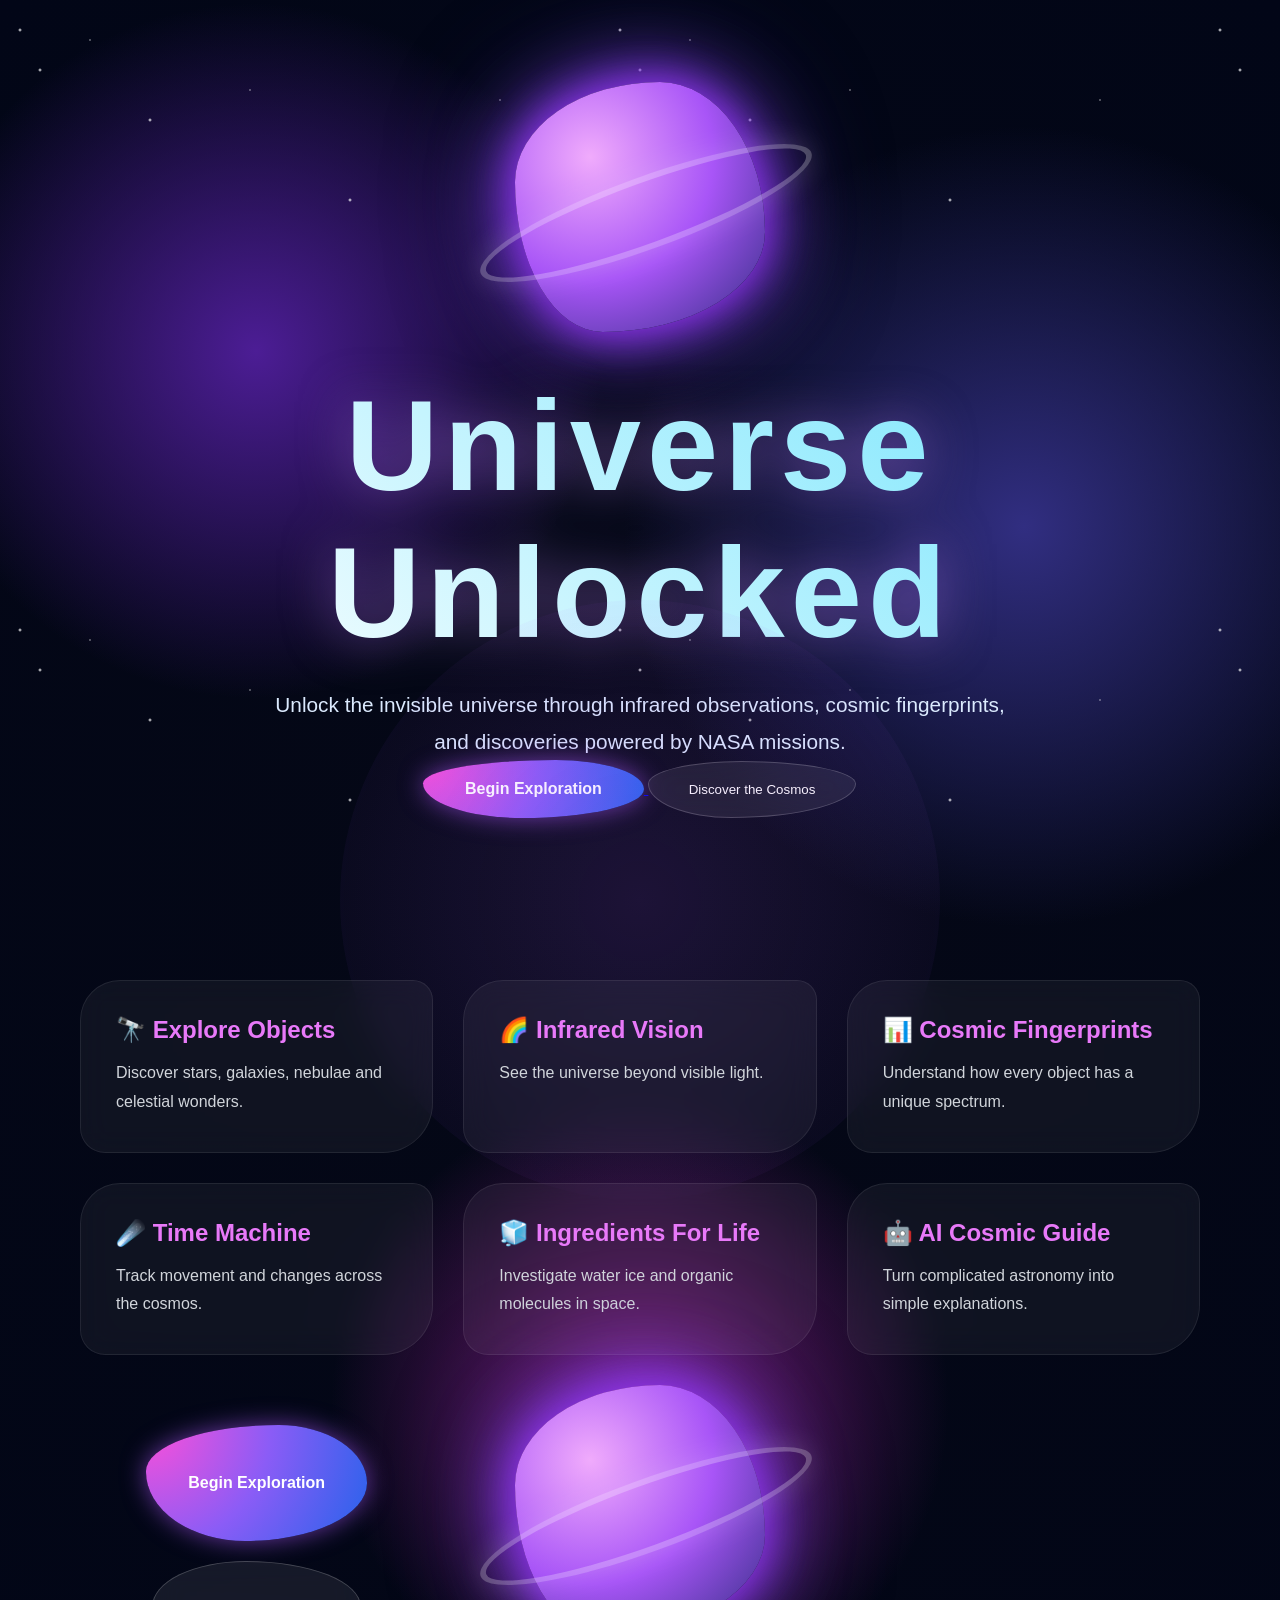
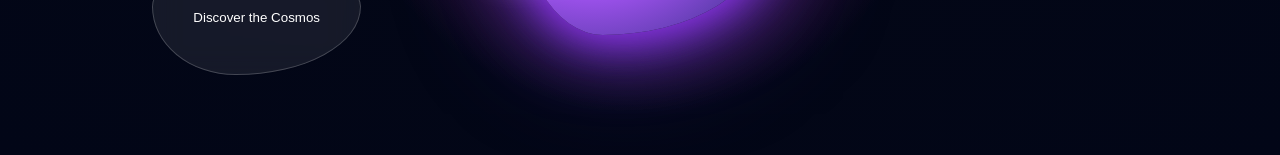
<file: index.html>
<!DOCTYPE html>
<html lang="en">

<head>
    <meta charset="UTF-8">
    <meta name="viewport" content="width=device-width, initial-scale=1.0">
    <title>Universe Unlocked</title>
    <link rel="stylesheet" href="style.css">
</head>

<body>

    <div class="stars"></div>

    <section class="hero">

        <div class="hero-content">

            <div class="planet"></div>

            <h1>Universe Unlocked</h1>

            <p>
                Unlock the invisible universe through infrared observations,
                cosmic fingerprints, and discoveries powered by NASA missions.
            </p>

            
            <a href="explore.html">
    <button class="nebula-btn">
        Begin Exploration
    </button>
</a>
            
                <a href="cosmos.html">
    <button class="ghost-btn">
        Discover the Cosmos
    </button>
</a>
            </div>

        </div>

    </section>

    <section class="features">

        <div class="card">
            <h2>🔭 Explore Objects</h2>
            <p>Discover stars, galaxies, nebulae and celestial wonders.</p>
        </div>

        <div class="card">
            <h2>🌈 Infrared Vision</h2>
            <p>See the universe beyond visible light.</p>
        </div>

        <div class="card">
            <h2>📊 Cosmic Fingerprints</h2>
            <p>Understand how every object has a unique spectrum.</p>
        </div>

        <div class="card">
            <h2>☄️ Time Machine</h2>
            <p>Track movement and changes across the cosmos.</p>
        </div>

        <div class="card">
            <h2>🧊 Ingredients For Life</h2>
            <p>Investigate water ice and organic molecules in space.</p>
        </div>

        <div class="card">
            <h2>🤖 AI Cosmic Guide</h2>
            <p>Turn complicated astronomy into simple explanations.</p>
        </div>
<link rel="stylesheet" href="style.css">
<div class="hero-buttons">
    <button class="nebula-btn">Begin Exploration</button>
    <button class="ghost-btn">Discover the Cosmos</button>
</div>
<div class="planet"></div>
    </section>

</body>

</html>
</file>
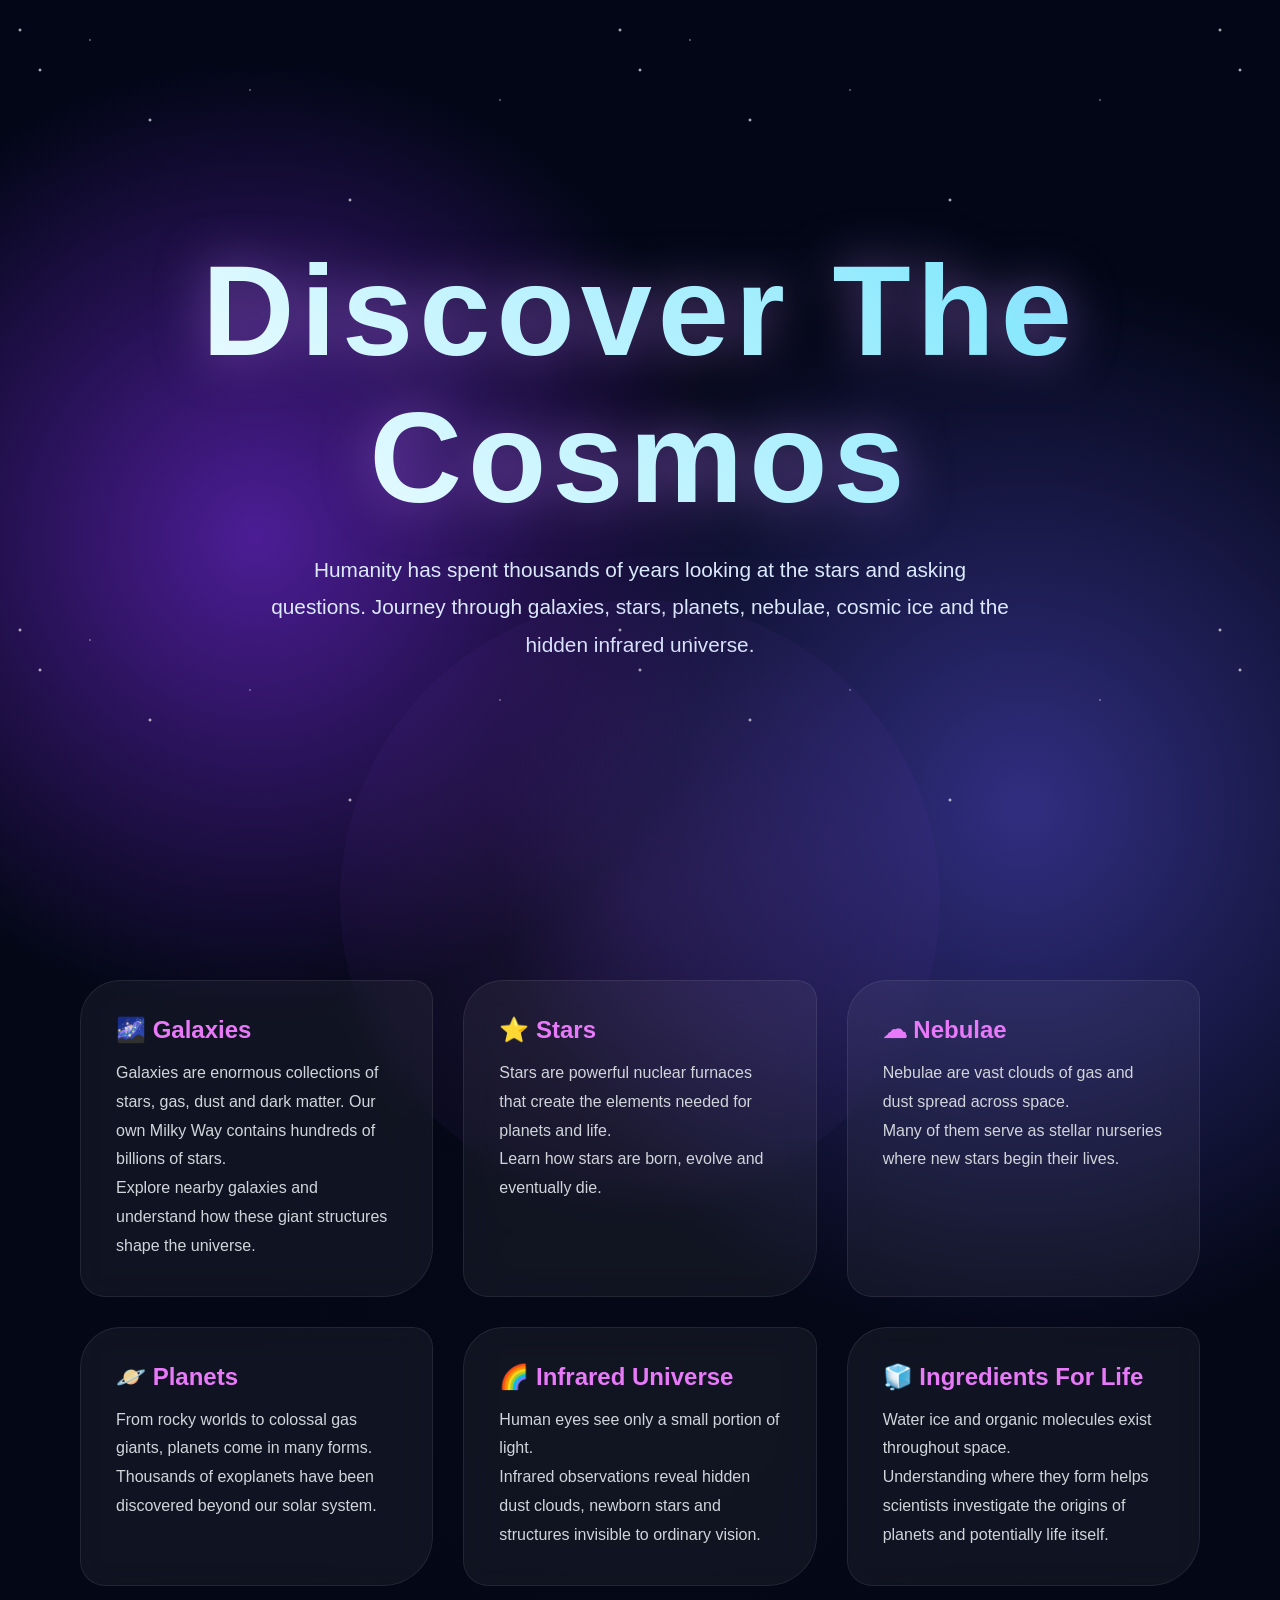
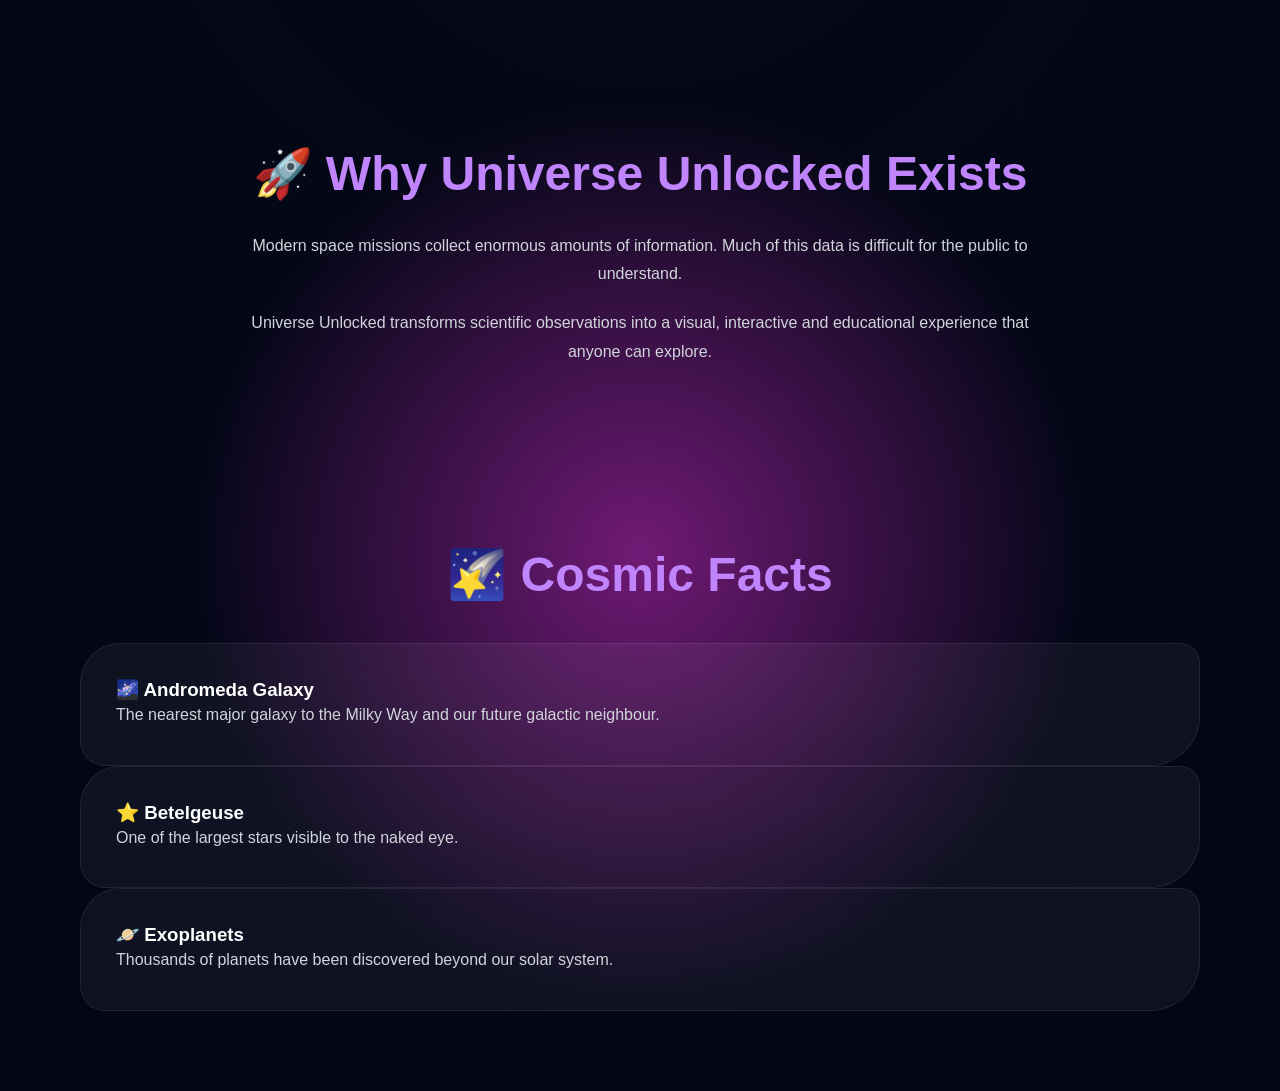
<file: cosmos.html>
<!DOCTYPE html>
<html lang="en">

<head>
    <meta charset="UTF-8">
    <meta name="viewport" content="width=device-width, initial-scale=1.0">
    <title>Discover The Cosmos</title>
    <link rel="stylesheet" href="style.css">
</head>

<body>

    <div class="stars"></div>

    <section class="hero">

        <div class="hero-content">

            <h1>Discover The Cosmos</h1>

            <p>
                Humanity has spent thousands of years looking at the stars and
                asking questions. Journey through galaxies, stars, planets,
                nebulae, cosmic ice and the hidden infrared universe.
            </p>

        </div>

    </section>

    <section class="features">

        <div class="card">
            <h2>🌌 Galaxies</h2>

            <p>
                Galaxies are enormous collections of stars, gas, dust and dark matter.
                Our own Milky Way contains hundreds of billions of stars.
            </p>

            <p>
                Explore nearby galaxies and understand how these giant structures
                shape the universe.
            </p>
        </div>

        <div class="card">
            <h2>⭐ Stars</h2>

            <p>
                Stars are powerful nuclear furnaces that create the elements
                needed for planets and life.
            </p>

            <p>
                Learn how stars are born, evolve and eventually die.
            </p>

        </div>

        <div class="card">
            <h2>☁ Nebulae</h2>

            <p>
                Nebulae are vast clouds of gas and dust spread across space.
            </p>

            <p>
                Many of them serve as stellar nurseries where new stars begin
                their lives.
            </p>

        </div>

        <div class="card">
            <h2>🪐 Planets</h2>

            <p>
                From rocky worlds to colossal gas giants, planets come in
                many forms.
            </p>

            <p>
                Thousands of exoplanets have been discovered beyond our solar system.
            </p>

        </div>

        <div class="card">
            <h2>🌈 Infrared Universe</h2>

            <p>
                Human eyes see only a small portion of light.
            </p>

            <p>
                Infrared observations reveal hidden dust clouds,
                newborn stars and structures invisible to ordinary vision.
            </p>

        </div>

        <div class="card">
            <h2>🧊 Ingredients For Life</h2>

            <p>
                Water ice and organic molecules exist throughout space.
            </p>

            <p>
                Understanding where they form helps scientists investigate
                the origins of planets and potentially life itself.
            </p>

        </div>

    </section>

    <section class="mission">

        <h2>🚀 Why Universe Unlocked Exists</h2>

        <p>
            Modern space missions collect enormous amounts of information.
            Much of this data is difficult for the public to understand.
        </p>

        <p>
            Universe Unlocked transforms scientific observations into a
            visual, interactive and educational experience that anyone
            can explore.
        </p>

    </section>

    <section class="facts">

        <h2>🌠 Cosmic Facts</h2>

        <div class="card">
            <h3>🌌 Andromeda Galaxy</h3>
            <p>
                The nearest major galaxy to the Milky Way and our future
                galactic neighbour.
            </p>
        </div>

        <div class="card">
            <h3>⭐ Betelgeuse</h3>
            <p>
                One of the largest stars visible to the naked eye.
            </p>
        </div>

        <div class="card">
            <h3>🪐 Exoplanets</h3>
            <p>
                Thousands of planets have been discovered beyond our
                solar system.
            </p>
        </div>

    </section>

</body>

</html>
</file>
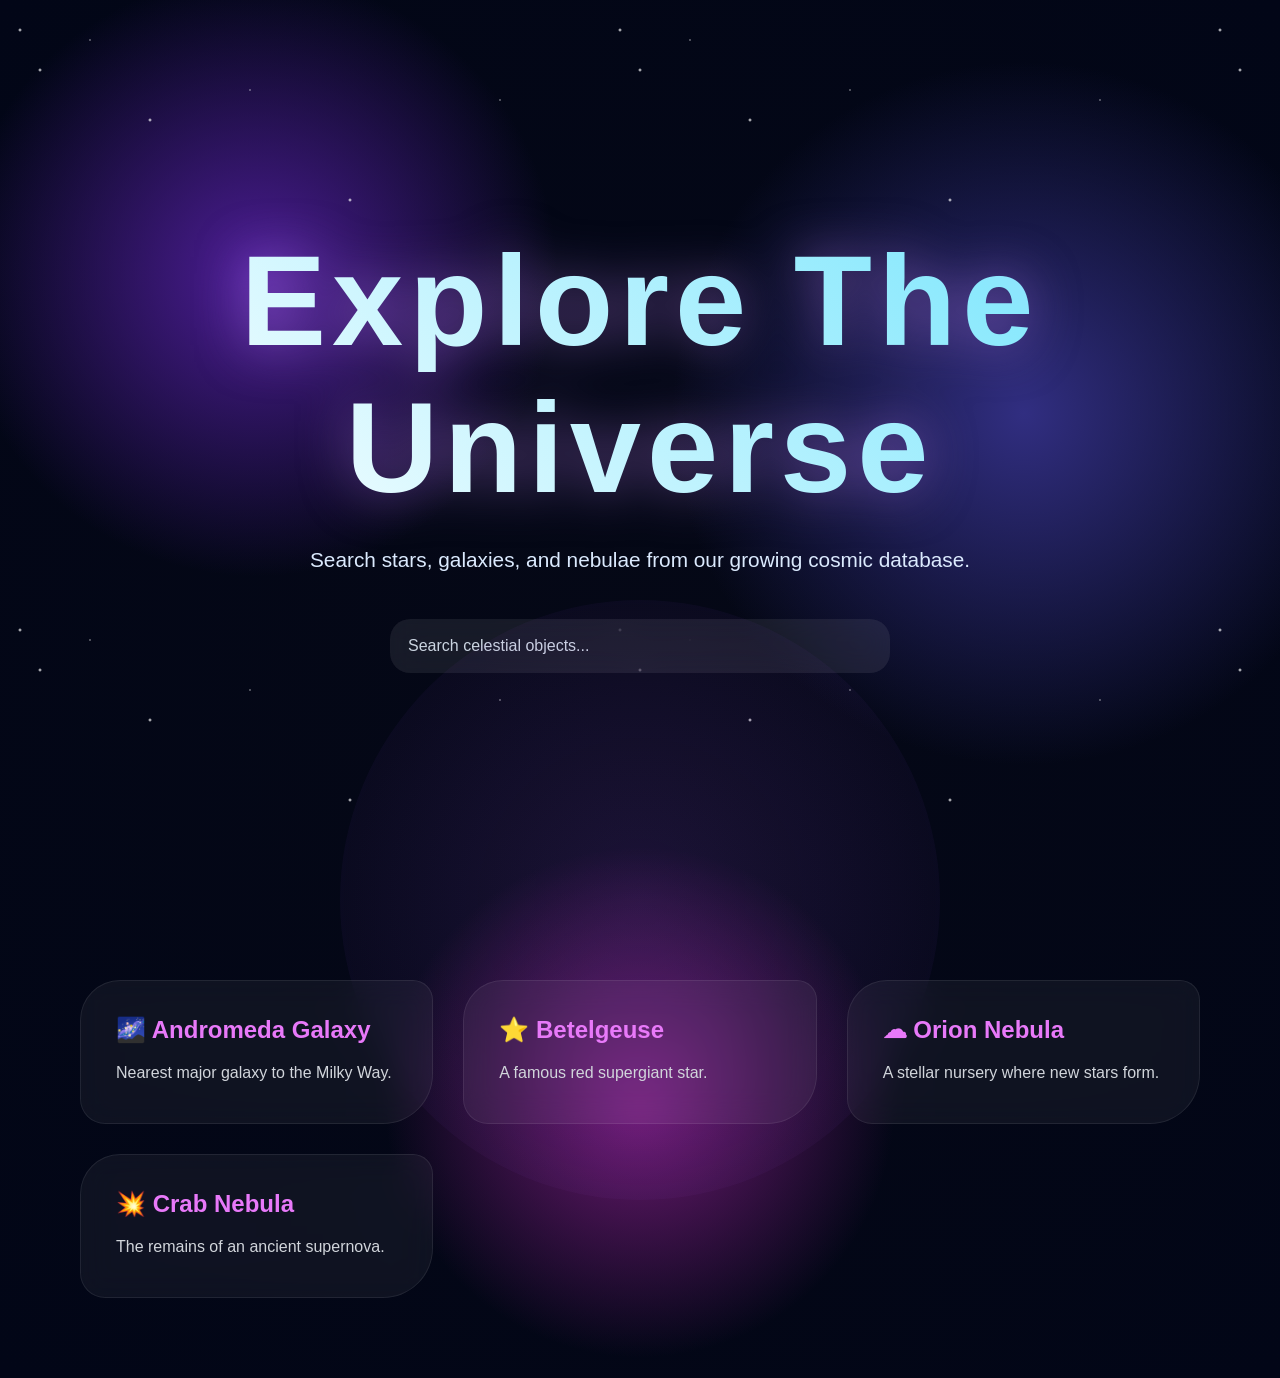
<file: explore.html>
<!DOCTYPE html>
<html lang="en">

<head>
    <meta charset="UTF-8">
    <meta name="viewport" content="width=device-width, initial-scale=1.0">
    <title>Explore Objects</title>
    <link rel="stylesheet" href="style.css">
</head>

<body>

    <div class="stars"></div>

    <section class="hero">

        <div class="hero-content">

            <h1>Explore The Universe</h1>

            <p>
                Search stars, galaxies, and nebulae from our growing cosmic database.
            </p>

            <input
                type="text"
                placeholder="Search celestial objects..."
                class="search-bar">

        </div>

    </section>

    <section class="features">

        <div class="card">
            <h2>🌌 Andromeda Galaxy</h2>
            <p>Nearest major galaxy to the Milky Way.</p>
        </div>

        <div class="card">
            <h2>⭐ Betelgeuse</h2>
            <p>A famous red supergiant star.</p>
        </div>

        <div class="card">
            <h2>☁ Orion Nebula</h2>
            <p>A stellar nursery where new stars form.</p>
        </div>

        <div class="card">
            <h2>💥 Crab Nebula</h2>
            <p>The remains of an ancient supernova.</p>
        </div>

    </section>

</body>

</html>
</file>
<file: style.css>
*{
    margin:0;
    padding:0;
    box-sizing:border-box;
}

html{
    scroll-behavior:smooth;
}

body{
    font-family:'Segoe UI',sans-serif;
    color:white;
    overflow-x:hidden;

    background:
    radial-gradient(circle at 20% 20%, #4c1d95 0%, transparent 20%),
    radial-gradient(circle at 80% 30%, #312e81 0%, transparent 25%),
    radial-gradient(circle at 50% 80%, #701a75 0%, transparent 20%),
    radial-gradient(circle at center, #050816 0%, #020617 100%);
}

/* ================= STARS ================= */

.stars{
    position:fixed;
    top:0;
    left:0;
    width:100%;
    height:100%;
    z-index:-1;

    background-image:
    radial-gradient(2px 2px at 20px 30px,#fff,transparent),
    radial-gradient(2px 2px at 40px 70px,#fff,transparent),
    radial-gradient(1px 1px at 90px 40px,#fff,transparent),
    radial-gradient(2px 2px at 150px 120px,#fff,transparent),
    radial-gradient(1px 1px at 250px 90px,#fff,transparent),
    radial-gradient(2px 2px at 350px 200px,#fff,transparent),
    radial-gradient(1px 1px at 500px 100px,#fff,transparent);

    background-size:600px 600px;

    animation:starsMove 80s linear infinite;
}

@keyframes starsMove{
    from{
        transform:translateY(0);
    }

    to{
        transform:translateY(-600px);
    }
}

/* ================= HERO ================= */

.hero{
    min-height:100vh;

    display:flex;
    justify-content:center;
    align-items:center;

    text-align:center;

    padding:40px;
}

.hero-content{
    max-width:1000px;
}

/* ================= PLANET ================= */

.planet{

    position:relative;

    width:250px;
    height:250px;

    margin:0 auto 40px;

    border-radius:
    58% 42% 65% 35% /
    40% 60% 40% 60%;

    background:
    radial-gradient(
        circle at 30% 30%,
        #f0abfc,
        #a855f7,
        #312e81
    );

    box-shadow:
        0 0 40px #9333ea,
        0 0 80px #7c3aed,
        0 0 120px rgba(139,92,246,.5);

    animation:float 6s ease-in-out infinite;
}

.planet::after{

    content:"";

    position:absolute;

    width:340px;
    height:60px;

    border:6px solid rgba(255,255,255,0.25);

    border-radius:50%;

    top:95px;
    left:-45px;

    transform:rotate(-20deg);

    box-shadow:
    0 0 30px rgba(255,255,255,0.15);
}

@keyframes float{

    0%{
        transform:translateY(0);
    }

    50%{
        transform:translateY(-20px);
    }

    100%{
        transform:translateY(0);
    }
}

/* ================= TITLE ================= */

.hero h1{

    font-size:8rem;

    font-weight:900;

    letter-spacing:6px;

    background:
    linear-gradient(
        45deg,
        #ffffff,
        #8be9fd,
        #c084fc,
        #ec4899,
        #ffffff
    );

    background-size:400%;

    -webkit-background-clip:text;
    -webkit-text-fill-color:transparent;

    animation:shine 8s linear infinite;

    filter:drop-shadow(
        0 0 25px rgba(192,132,252,.5)
    );
}

@keyframes shine{

    0%{
        background-position:0%;
    }

    100%{
        background-position:400%;
    }
}

/* ================= SUBTITLE ================= */

.hero p{

    margin-top:20px;

    font-size:1.3rem;

    line-height:1.8;

    color:#dbeafe;

    max-width:750px;

    margin-left:auto;
    margin-right:auto;
}

/* ================= BUTTON AREA ================= */

.hero-buttons{

    display:flex;

    justify-content:center;

    gap:20px;

    flex-wrap:wrap;

    margin-top:40px;
}

/* ================= NEBULA BUTTON ================= */

.nebula-btn{

    padding:20px 42px;

    border:none;

    color:white;

    font-size:1rem;

    font-weight:700;

    cursor:pointer;

    background:
    radial-gradient(
        circle at top left,
        #ff4fd8,
        #8b5cf6,
        #2563eb
    );

    border-radius:
    60% 40% 55% 45% /
    40% 50% 50% 60%;

    transition:.5s;

    box-shadow:
    0 0 25px rgba(168,85,247,.6);
}

.nebula-btn:hover{

    transform:
    translateY(-8px)
    scale(1.08);

    box-shadow:
    0 0 40px #9333ea,
    0 0 60px #ec4899,
    0 0 90px #38bdf8;
}

/* ================= GHOST BUTTON ================= */

.ghost-btn{

    padding:20px 40px;

    border:none;

    color:white;

    cursor:pointer;

    background:
    rgba(255,255,255,0.08);

    backdrop-filter:blur(15px);

    border-radius:
    45% 55% 60% 40% /
    40% 40% 60% 60%;

    border:
    1px solid rgba(255,255,255,0.2);

    transition:.4s;
}

.ghost-btn:hover{

    transform:translateY(-8px);

    background:
    rgba(255,255,255,0.15);
}

/* ================= FEATURES ================= */

.features{

    padding:80px;

    display:grid;

    grid-template-columns:
    repeat(auto-fit,minmax(280px,1fr));

    gap:30px;

    position:relative;
}

/* Cosmic glow */

.features::before{

    content:"";

    position:absolute;

    width:600px;
    height:600px;

    left:50%;
    top:-300px;

    transform:translateX(-50%);

    border-radius:50%;

    background:
    radial-gradient(
        circle,
        rgba(168,85,247,.15),
        transparent
    );

    pointer-events:none;
}

/* ================= CARDS ================= */

.card{

    background:
    rgba(255,255,255,0.05);

    border:
    1px solid rgba(255,255,255,0.08);

    backdrop-filter:blur(15px);

    padding:35px;

    border-radius:
    40px 20px 50px 25px;

    transition:.4s;
}

.card:hover{

    transform:
    translateY(-15px)
    rotate(-1deg);

    box-shadow:
    0 0 35px rgba(168,85,247,.4);
}

.card h2{

    color:#e879f9;

    margin-bottom:15px;
}

.card p{

    color:#d1d5db;

    line-height:1.8;
}

/* ================= MOBILE ================= */

@media(max-width:768px){

    .hero h1{
        font-size:4rem;
    }

    .planet{
        width:180px;
        height:180px;
    }

    .planet::after{
        width:250px;
        left:-35px;
    }

    .features{
        padding:30px;
    }

}
.search-bar{

    width:500px;
    max-width:90%;

    padding:18px;

    margin-top:40px;

    border:none;

    outline:none;

    border-radius:20px;

    background:rgba(255,255,255,0.08);

    color:white;

    backdrop-filter:blur(15px);

    font-size:1rem;
}

.search-bar::placeholder{

    color:#cbd5e1;
}
.mission{
    max-width:900px;
    margin:auto;
    padding:80px 40px;
    text-align:center;
}

.mission h2{
    font-size:3rem;
    margin-bottom:30px;
    color:#c084fc;
}

.mission p{
    margin-bottom:20px;
    line-height:1.8;
    color:#d1d5db;
}

.facts{
    padding:80px;
}

.facts h2{
    text-align:center;
    margin-bottom:40px;
    font-size:3rem;
    color:#c084fc;
}
</file>
